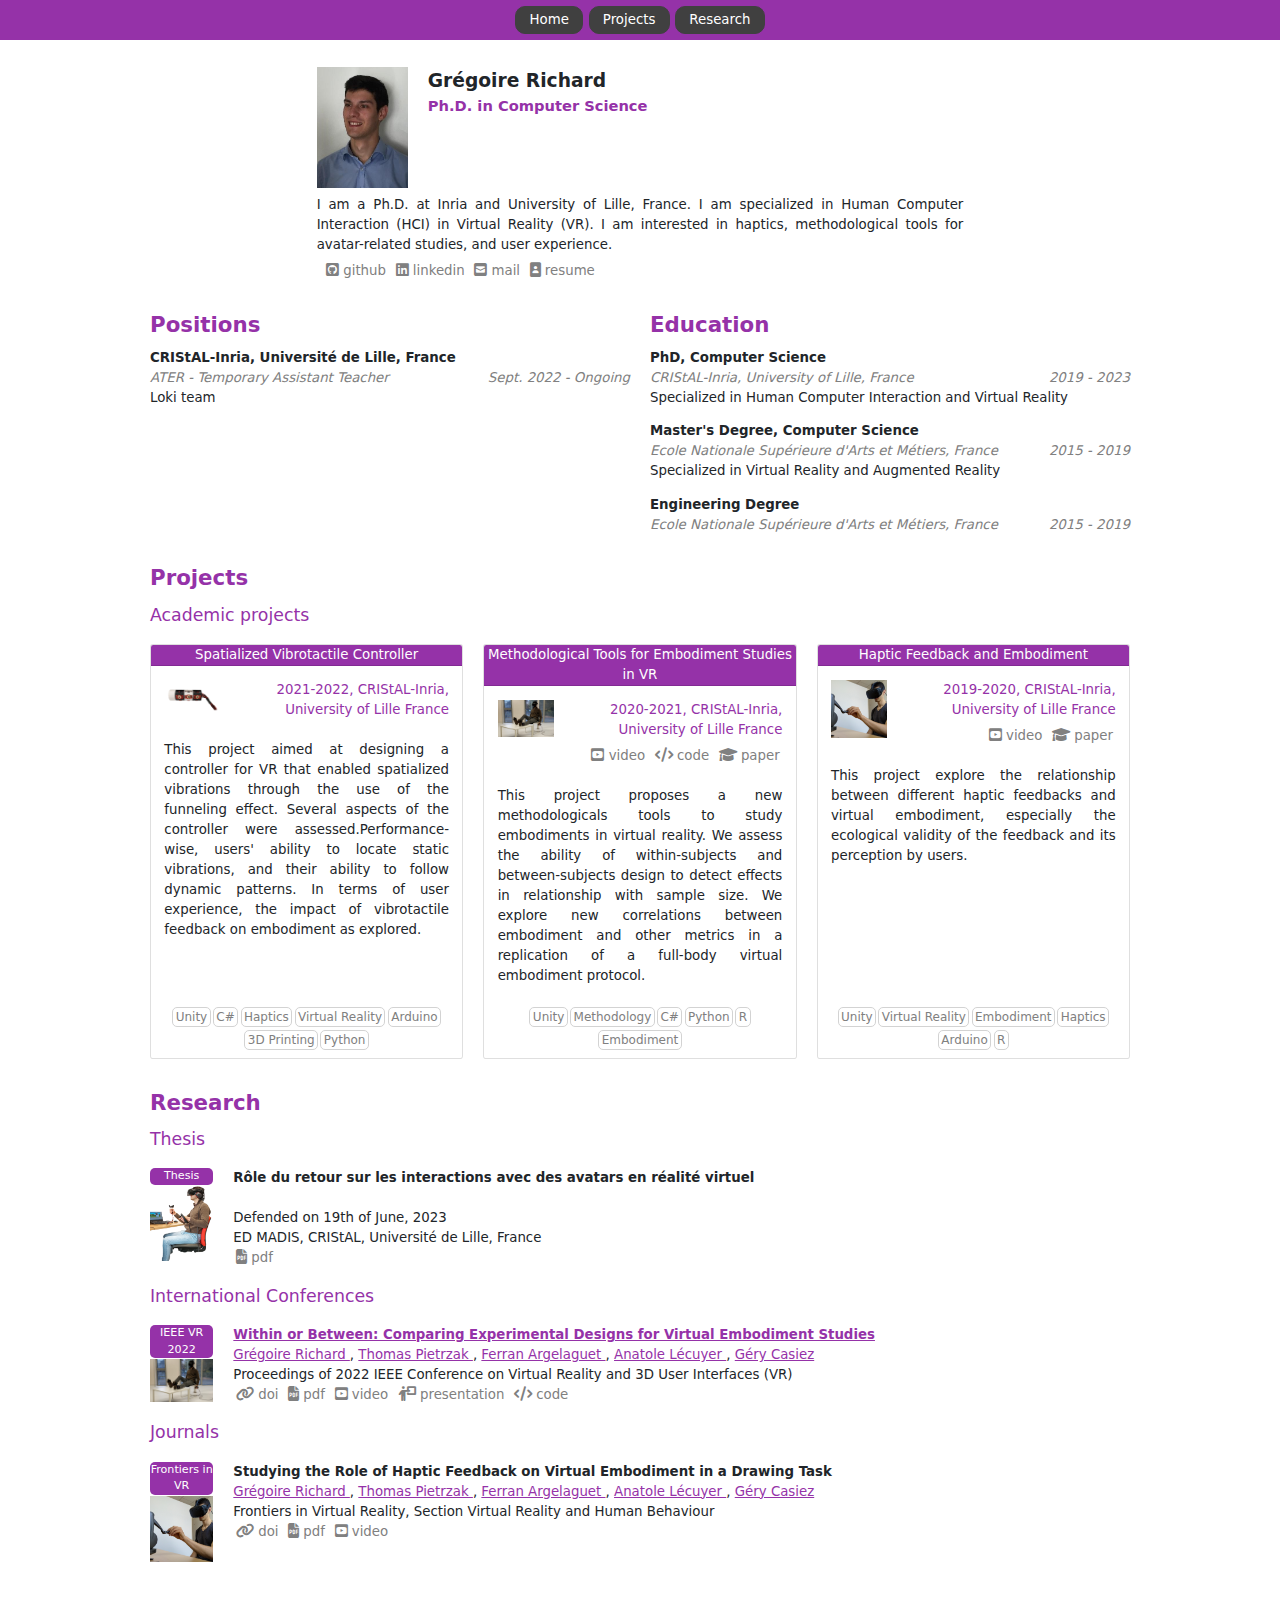
<file: index.html>
<!DOCTYPE html>
<head>
 <title>
  Grégoire Richard
 </title>
 <meta content="PhD Candidate, CRIStAL-Inria, Université de Lille, France" name="Description"/>
 <meta charset="utf-8">
  <meta content="width=device-width, initial-scale=1" name="viewport"/>
  <link href="assets/fontawesome/css/all.css" rel="stylesheet"/>
  <link href="assets/bootstrap5.0.2/css/bootstrap.min.css" rel="stylesheet"/>
  <link href="main.css" rel="stylesheet"/>
 </meta>
</head>
<body>
 <div id="navigation-bar">
  <a class="navigation-item active" href="#home" onclick="onNavClick(this)">
   Home
  </a>
  <a class="navigation-item active" href="#projects" onclick="onNavClick(this)">
   Projects
  </a>
  <a class="navigation-item active" href="#research" onclick="onNavClick(this)">
   Research
  </a>
 </div>
 <div id="content">
  <div id="home">
   <div class="container">
    <div class="section" id="aboutme">
     <div class="row justify-content-center aboutme">
      <div class="col-12 col-md-10 col-lg-8">
       <div class="row">
        <div class="col-2 col-lg-2">
         <image src="images/CV_picture.jpg"/>
        </div>
        <div class="col">
         <div class="name">
          Grégoire Richard
         </div>
         <div class="catchphrase">
          Ph.D. in Computer Science
         </div>
        </div>
       </div>
       <div class="text">
        I am a Ph.D. at Inria and University of Lille, France. I am specialized in Human Computer Interaction (HCI) in Virtual Reality (VR). I am interested in haptics, methodological tools for avatar-related studies, and user experience.
       </div>
       <div class="links">
        <a class="link" href="https://github.com/GregoireRichar" onclick="onNavClick(this)">
         <i class="fa-icon fa-brands fa-github-square">
         </i>
         <span class="label">
          github
         </span>
        </a>
        <a class="link" href="https://www.linkedin.com/in/gr%C3%A9goire-richard-533311102/" onclick="onNavClick(this)">
         <i class="fa-icon fa-brands fa-linkedin">
         </i>
         <span class="label">
          linkedin
         </span>
        </a>
        <a class="link" href="mailto:gregoire.richard@gadz.org" onclick="onNavClick(this)">
         <i class="fa-icon fa-solid fa-square-envelope">
         </i>
         <span class="label">
          mail
         </span>
        </a>
        <a class="link" href="./documents/CV_RICHARD_Gregoire_2022.pdf" onclick="onNavClick(this)">
         <i class="fa-icon fa-solid fa-image-portrait">
         </i>
         <span class="label">
          resume
         </span>
        </a>
       </div>
      </div>
     </div>
    </div>
    <div class="row">
     <div class="col-12 col-sm-10 col-md-6" id="positions">
      <div class="section">
       <div class="section-title">
        Positions
       </div>
       <div class="row section-content">
        <div class="col-12 position-item item">
         <div class="item-title">
          CRIStAL-Inria, Université de Lille, France
         </div>
         <div class="row location-date">
          <div class="col-auto me-auto">
           ATER - Temporary Assistant Teacher
          </div>
          <div class="col-auto">
           Sept. 2022 - Ongoing
          </div>
         </div>
         <div class="text">
          Loki team
         </div>
        </div>
       </div>
      </div>
     </div>
     <div class="col-12 col-sm-10 col-md-6" id="education">
      <div class="section">
       <div class="section-title">
        Education
       </div>
       <div class="row section-content">
        <div class="col-12 education-item item">
         <div class="item-title">
          PhD, Computer Science
         </div>
         <div class="row location-date">
          <div class="col-auto me-auto">
           CRIStAL-Inria, University of Lille, France
          </div>
          <div class="col-auto">
           2019 - 2023
          </div>
         </div>
         <div class="text">
          Specialized in Human Computer Interaction and Virtual Reality
         </div>
        </div>
        <div class="col-12 education-item item">
         <div class="item-title">
          Master's Degree, Computer Science
         </div>
         <div class="row location-date">
          <div class="col-auto me-auto">
           Ecole Nationale Supérieure d'Arts et Métiers, France
          </div>
          <div class="col-auto">
           2015 - 2019
          </div>
         </div>
         <div class="text">
          Specialized in Virtual Reality and Augmented Reality
         </div>
        </div>
        <div class="col-12 education-item item">
         <div class="item-title">
          Engineering Degree
         </div>
         <div class="row location-date">
          <div class="col-auto me-auto">
           Ecole Nationale Supérieure d'Arts et Métiers, France
          </div>
          <div class="col-auto">
           2015 - 2019
          </div>
         </div>
         <div class="text">
         </div>
        </div>
       </div>
      </div>
     </div>
    </div>
    <div id="projects">
     <div class="section">
      <div class="section-title">
       Projects
      </div>
      <div class="row section-content">
       <div class="subsection">
        <div class="subsection-title">
         Academic projects
        </div>
        <div class="row subsection-content">
         <div class="col-12 col-sm-6 col-lg-4 item">
          <div class="card project-card h-100">
           <div class="card-header">
            <!-- <div class="project-title"> -->
            Spatialized Vibrotactile Controller
           </div>
           <div class="card-body">
            <div class="row text-content">
             <div class="col-2 col-sm-3">
              <image src="images/proto_module_detoure.png"/>
             </div>
             <div class="col">
              <div class="subtitle">
               2021-2022, CRIStAL-Inria, University of Lille France
               <div class="links">
               </div>
              </div>
             </div>
            </div>
            <div class="col-12 text">
             This project aimed at designing a controller for VR that enabled spatialized vibrations through the use of the funneling effect. Several aspects of the controller were assessed.Performance-wise, users' ability to locate static vibrations, and their ability to follow dynamic patterns. In terms of user experience, the impact of vibrotactile feedback on embodiment as explored.
            </div>
           </div>
           <div class="card-footer">
            <div class="keywords">
             <div class="keyword">
              Unity
             </div>
             <div class="keyword">
              C#
             </div>
             <div class="keyword">
              Haptics
             </div>
             <div class="keyword">
              Virtual Reality
             </div>
             <div class="keyword">
              Arduino
             </div>
             <div class="keyword">
              3D Printing
             </div>
             <div class="keyword">
              Python
             </div>
            </div>
           </div>
           <!-- </div> -->
          </div>
         </div>
         <div class="col-12 col-sm-6 col-lg-4 item">
          <div class="card project-card h-100">
           <div class="card-header">
            <!-- <div class="project-title"> -->
            Methodological Tools for Embodiment Studies in VR
           </div>
           <div class="card-body">
            <div class="row text-content">
             <div class="col-2 col-sm-3">
              <image src="images/setup_exp_1.jpg"/>
             </div>
             <div class="col">
              <div class="subtitle">
               2020-2021, CRIStAL-Inria, University of Lille France
               <div class="links">
                <a class="link" href="https://youtu.be/fBZf8bTVlGA" onclick="onNavClick(this)">
                 <i class="fa-icon fa-brands fa-youtube-square">
                 </i>
                 <span class="label">
                  video
                 </span>
                </a>
                <a class="link" href="./documents/VR_Stats_Archive.zip" onclick="onNavClick(this)">
                 <i class="fa-icon fa-solid fa-code">
                 </i>
                 <span class="label">
                  code
                 </span>
                </a>
                <a class="link" href="#within_between" onclick="onNavClick(this)">
                 <i class="fa-icon fa-solid fa-graduation-cap">
                 </i>
                 <span class="label">
                  paper
                 </span>
                </a>
               </div>
              </div>
             </div>
            </div>
            <div class="col-12 text">
             This project proposes a new methodologicals tools to study embodiments in virtual reality. We assess the ability of within-subjects and between-subjects design to detect effects in relationship with sample size. We explore new correlations between embodiment and other metrics in a replication of a full-body virtual embodiment protocol.
            </div>
           </div>
           <div class="card-footer">
            <div class="keywords">
             <div class="keyword">
              Unity
             </div>
             <div class="keyword">
              Methodology
             </div>
             <div class="keyword">
              C#
             </div>
             <div class="keyword">
              Python
             </div>
             <div class="keyword">
              R
             </div>
             <div class="keyword">
              Embodiment
             </div>
            </div>
           </div>
           <!-- </div> -->
          </div>
         </div>
         <div class="col-12 col-sm-6 col-lg-4 item">
          <div class="card project-card h-100">
           <div class="card-header">
            <!-- <div class="project-title"> -->
            Haptic Feedback and Embodiment
           </div>
           <div class="card-body">
            <div class="row text-content">
             <div class="col-2 col-sm-3">
              <image src="images/phantom_exp_setup.png"/>
             </div>
             <div class="col">
              <div class="subtitle">
               2019-2020, CRIStAL-Inria, University of Lille France
               <div class="links">
                <a class="link" href="https://youtu.be/o_Vb2AdBK0E" onclick="onNavClick(this)">
                 <i class="fa-icon fa-brands fa-youtube-square">
                 </i>
                 <span class="label">
                  video
                 </span>
                </a>
                <a class="link" href="#haptic_embodiment" onclick="onNavClick(this)">
                 <i class="fa-icon fa-solid fa-graduation-cap">
                 </i>
                 <span class="label">
                  paper
                 </span>
                </a>
               </div>
              </div>
             </div>
            </div>
            <div class="col-12 text">
             This project explore the relationship between different haptic feedbacks and virtual embodiment, especially the ecological validity of the feedback and its perception by users.
            </div>
           </div>
           <div class="card-footer">
            <div class="keywords">
             <div class="keyword">
              Unity
             </div>
             <div class="keyword">
              Virtual Reality
             </div>
             <div class="keyword">
              Embodiment
             </div>
             <div class="keyword">
              Haptics
             </div>
             <div class="keyword">
              Arduino
             </div>
             <div class="keyword">
              R
             </div>
            </div>
           </div>
           <!-- </div> -->
          </div>
         </div>
        </div>
       </div>
      </div>
     </div>
    </div>
    <div id="research">
     <div class="section">
      <div class="section-title">
       Research
      </div>
      <div class="row section-content">
       <div class="subsection">
        <div class="subsection-title">
         Thesis
        </div>
        <div class="row subsection-content">
         <div class="publication-item item" id="thesis">
          <div class="row">
           <div class="col-2 col-lg-1">
            <div class="conf-badge">
             Thesis
            </div>
            <image src="images/thesis.png"/>
           </div>
           <div class="col-10 col-lg-11 publication-content">
            <div class="title item-title">
             Rôle du retour sur les interactions avec des avatars en réalité virtuel
            </div>
            <div class="authors">
            </div>
            <div class="conf-info">
             <br/>
             Defended on 19th of June, 2023
             <br/>
             ED MADIS, CRIStAL, Université de Lille, France
            </div>
            <div class="links">
             <a class="link" href="https://hal.science/tel-04182814" onclick="onNavClick(this)">
              <i class="fa-icon fa-solid fa-file-pdf">
              </i>
              <span class="label">
               pdf
              </span>
             </a>
            </div>
           </div>
          </div>
         </div>
        </div>
       </div>
       <div class="subsection">
        <div class="subsection-title">
         International Conferences
        </div>
        <div class="row subsection-content">
         <div class="publication-item item" id="within_between">
          <div class="row">
           <div class="col-2 col-lg-1">
            <div class="conf-badge">
             IEEE VR 2022
            </div>
            <image src="images/setup_exp_1.jpg"/>
           </div>
           <div class="col-10 col-lg-11 publication-content">
            <div class="title item-title">
            <a href="./withinbetween/index.html">
             Within or Between: Comparing Experimental Designs for Virtual Embodiment Studies
            </a>
            </div>
            <div class="authors">
             <a href="https://github.com/GregoireRichar/gregoirerichard.github.io">
              Grégoire Richard
             </a>
             ,
             <a href="https://thomaspietrzak.com/">
              Thomas Pietrzak
             </a>
             ,
             <a href="https://scholar.google.com/citations?user=h8NkiJcAAAAJ&amp;hl=en">
              Ferran Argelaguet
             </a>
             ,
             <a href="https://people.rennes.inria.fr/Anatole.Lecuyer/">
              Anatole Lécuyer
             </a>
             ,
             <a href="https://cristal.univ-lille.fr/~casiez/">
              Géry Casiez
             </a>
            </div>
            <div class="conf-info">
             Proceedings of 2022 IEEE Conference on Virtual Reality and 3D User Interfaces (VR)
            </div>
            <div class="links">
             <a class="link" href="https://doi.org/10.1109/VR51125.2022.00037" onclick="onNavClick(this)">
              <i class="fa-icon fa-solid fa-link">
              </i>
              <span class="label">
               doi
              </span>
             </a>
             <a class="link" href="https://hal.inria.fr/hal-03611661/" onclick="onNavClick(this)">
              <i class="fa-icon fa-solid fa-file-pdf">
              </i>
              <span class="label">
               pdf
              </span>
             </a>
             <a class="link" href="https://youtu.be/fBZf8bTVlGA" onclick="onNavClick(this)">
              <i class="fa-icon fa-brands fa-youtube-square">
              </i>
              <span class="label">
               video
              </span>
             </a>
             <a class="link" href="https://youtu.be/ig6tvxIGFHQ" onclick="onNavClick(this)">
              <i class="fa-icon fa-solid fa-person-chalkboard">
              </i>
              <span class="label">
               presentation
              </span>
             </a>
             <a class="link" href="./documents/VR_Stats_Archive.zip" onclick="onNavClick(this)">
              <i class="fa-icon fa-solid fa-code">
              </i>
              <span class="label">
               code
              </span>
             </a>
            </div>
           </div>
          </div>
         </div>
        </div>
       </div>
       <div class="subsection">
        <div class="subsection-title">
         Journals
        </div>
        <div class="row subsection-content">
         <div class="publication-item item" id="haptic_embodiment">
          <div class="row">
           <div class="col-2 col-lg-1">
            <div class="conf-badge">
             Frontiers in VR
            </div>
            <image src="images/phantom_exp_setup.png"/>
           </div>
           <div class="col-10 col-lg-11 publication-content">
            <div class="title item-title">
             Studying the Role of Haptic Feedback on Virtual Embodiment in a Drawing Task
            </div>
            <div class="authors">
             <a href="https://github.com/GregoireRichar/gregoirerichard.github.io">
              Grégoire Richard
             </a>
             ,
             <a href="https://thomaspietrzak.com/">
              Thomas Pietrzak
             </a>
             ,
             <a href="https://scholar.google.com/citations?user=h8NkiJcAAAAJ&amp;hl=en">
              Ferran Argelaguet
             </a>
             ,
             <a href="https://people.rennes.inria.fr/Anatole.Lecuyer/">
              Anatole Lécuyer
             </a>
             ,
             <a href="https://cristal.univ-lille.fr/~casiez/">
              Géry Casiez
             </a>
            </div>
            <div class="conf-info">
             Frontiers in Virtual Reality, Section Virtual Reality and Human Behaviour
            </div>
            <div class="links">
             <a class="link" href="https://doi.org/10.3389/frvir.2020.573167" onclick="onNavClick(this)">
              <i class="fa-icon fa-solid fa-link">
              </i>
              <span class="label">
               doi
              </span>
             </a>
             <a class="link" href="https://hal.inria.fr/hal-03046791/" onclick="onNavClick(this)">
              <i class="fa-icon fa-solid fa-file-pdf">
              </i>
              <span class="label">
               pdf
              </span>
             </a>
             <a class="link" href="https://youtu.be/o_Vb2AdBK0E" onclick="onNavClick(this)">
              <i class="fa-icon fa-brands fa-youtube-square">
              </i>
              <span class="label">
               video
              </span>
             </a>
            </div>
           </div>
          </div>
         </div>
        </div>
       </div>
      </div>
     </div>
    </div>
   </div>
  </div>
  <script src="assets/bootstrap5.0.2/js/bootstrap.bundle.min.js">
  </script>
  <script src="main.js">
  </script>
 </div>
</body>
<footer>
 <a href="https://github.com/minitoine/minitoine.github.io">
  Credit and use design.
 </a>
</footer>
<template>
 <div id="section-template">
  <div class="section">
   <div class="section-title">
    {title}
   </div>
   <div class="row section-content">
    {content}
   </div>
  </div>
 </div>
 <div id="subsection-template">
  <div class="subsection">
   <div class="subsection-title">
    {title}
   </div>
   <div class="row subsection-content">
    {content}
   </div>
  </div>
 </div>
 <div id="publication-item-template">
  <div class="publication-item item" id="{publicationId}">
   <div class="row">
    <div class="col-2 col-lg-1">
     <div class="conf-badge">
      {conf_short}
     </div>
     <image src="images/{image}"/>
    </div>
    <div class="col-10 col-lg-11 publication-content">
     <div class="title item-title">
      {title}
     </div>
     <div class="authors">
      {authors}
     </div>
     <div class="conf-info">
      {conference_info}
     </div>
     <div class="links">
      {links}
     </div>
    </div>
   </div>
  </div>
 </div>
 <div id="education-item-template">
  <div class="col-12 education-item item">
   <div class="item-title">
    {diploma}
   </div>
   <div class="row location-date">
    <div class="col-auto me-auto">
     {location}
    </div>
    <div class="col-auto">
     {date}
    </div>
   </div>
   <div class="text">
    {text}
   </div>
  </div>
 </div>
 <div id="position-item-template">
  <div class="col-12 position-item item">
   <div class="item-title">
    {location}
   </div>
   <div class="row location-date">
    <div class="col-auto me-auto">
     {position}
    </div>
    <div class="col-auto">
     {date}
    </div>
   </div>
   <div class="text">
    {team}
   </div>
  </div>
 </div>
 <div id="aboutme-template">
  <div class="row justify-content-center aboutme">
   <div class="col-12 col-md-10 col-lg-8">
    <div class="row">
     <div class="col-2 col-lg-2">
      <image src="images/{image}"/>
     </div>
     <div class="col">
      <div class="name">
       {name}
      </div>
      <div class="catchphrase">
       {catchphrase}
      </div>
     </div>
    </div>
    <div class="text">
     {text}
    </div>
    <div class="links">
     {links}
    </div>
   </div>
  </div>
 </div>
 <div id="project-item-template">
  <div class="col-12 col-sm-6 col-lg-4 item">
   <div class="card project-card h-100">
    <div class="card-header">
     <!-- <div class="project-title"> -->
     {title}
    </div>
    <div class="card-body">
     <div class="row text-content">
      <div class="col-2 col-sm-3">
       <image src="images/{image}"/>
      </div>
      <div class="col">
       <div class="subtitle">
        {subtitle}
        <div class="links">
         {project_links}
        </div>
       </div>
      </div>
     </div>
     <div class="col-12 text">
      {summary}
     </div>
    </div>
    <div class="card-footer">
     <div class="keywords">
      {keywords}
     </div>
    </div>
    <!-- </div> -->
   </div>
  </div>
 </div>
 <div id="keyword-template">
  <div class="keyword">
   {label}
  </div>
 </div>
 <div id="text-item-template">
  <div class="text-item">
   <div class="item-title">
    {title}
   </div>
   <p class="text">
    {text}
   </p>
  </div>
 </div>
 <div id="link-template">
  <a class="link" href="{url}" onclick="onNavClick(this)">
   <i class="fa-icon {fa_class}">
   </i>
   <span class="label">
    {name}
   </span>
  </a>
 </div>
</template>
</file>
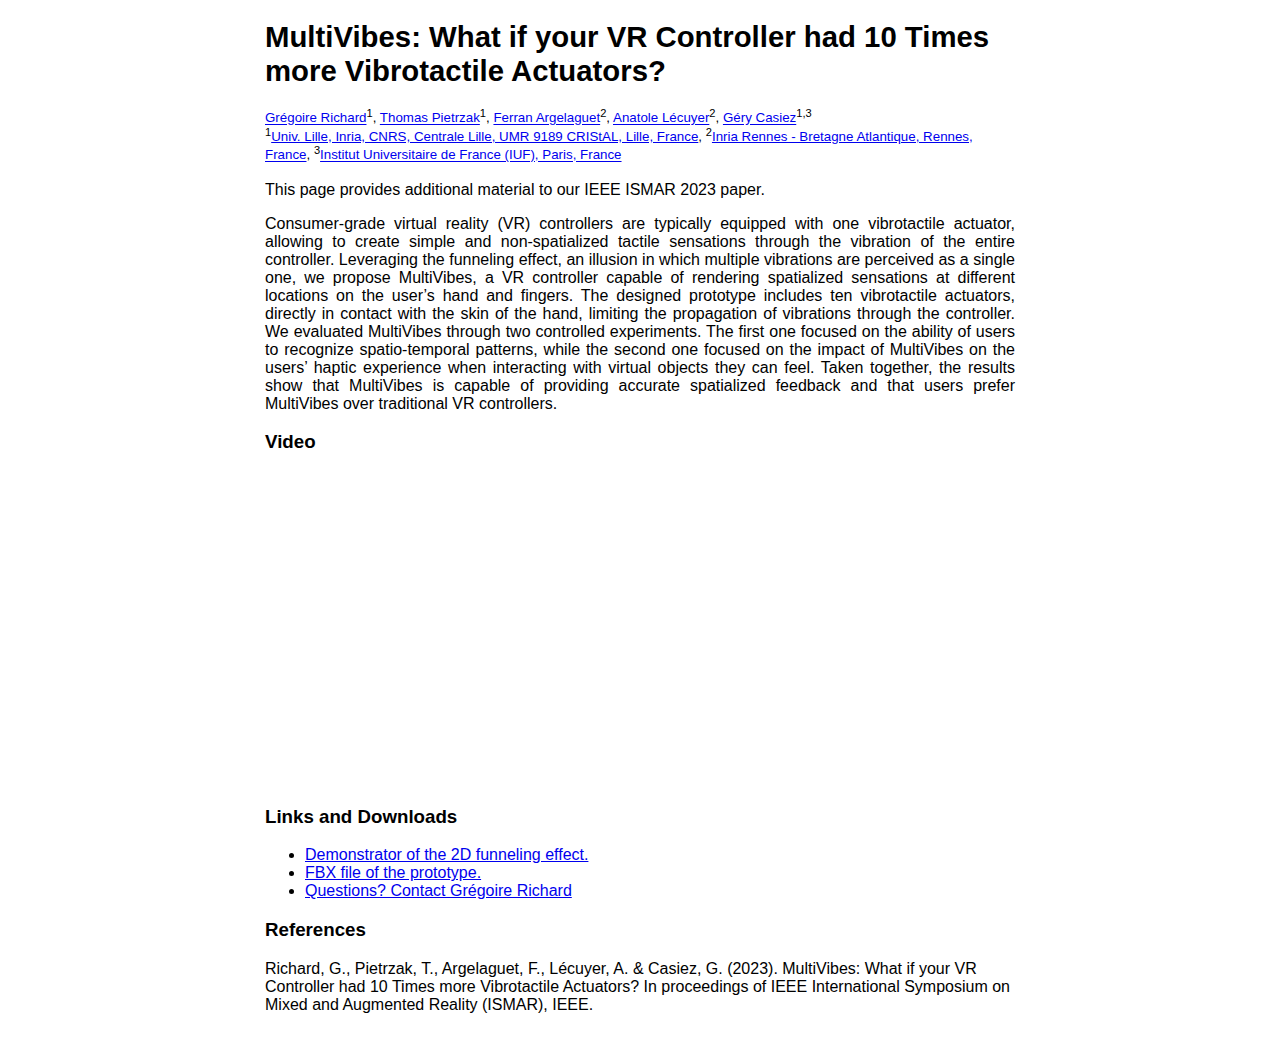
<file: multivibes/index.html>
<!DOCTYPE html PUBLIC "-//W3C//DTD XHTML 1.0 Transitional//EN"
      "http://www.w3.org/TR/xhtml1/DTD/xhtml1-transitional.dtd">
<html xmlns="http://www.w3.org/1999/xhtml">
<head>
  <meta http-equiv="Content-Type" content="text/html; charset=utf-8" />
  <title>MultiVibes: What if your VR Controller had 10 Times more Vibrotactile Actuators?</title>
  <link href="./styleprojects.css" rel="stylesheet" type="text/css"/>

</head>
<body>

<h1>MultiVibes: What if your VR Controller had 10 Times more Vibrotactile Actuators?</h1>
   <div class="author">
   <a href="https://gregoire-richard.com/" target="_blank">Grégoire Richard</a><sup>1</sup>, <a href="https://www.thomaspietrzak.com/" target="_blank">Thomas Pietrzak</a><sup>1</sup>, <a href="https://sites.google.com/site/fargelag/about-me" target="_blank">Ferran Argelaguet</a><sup>2</sup>, <a href="https://people.rennes.inria.fr/Anatole.Lecuyer/" target="_blank">Anatole Lécuyer</a><sup>2</sup>, <a href="https://gery.casiez.net" target="_blank">Géry Casiez</a><sup>1,3</sup>
   <br/>

   <sup>1</sup><a href="https://www.univ-lille.fr/" target="_top">Univ. Lille, Inria, CNRS, Centrale Lille, UMR 9189 CRIStAL, Lille, France</a>, <sup>2</sup><a href="https://www.inria.fr" target="_top">Inria Rennes - Bretagne Atlantique, Rennes, France</a>, <sup>3</sup><a href="https://www.iufrance.fr/" target="_top">Institut Universitaire de France (IUF), Paris, France</a>
   </div><br/>



<div class="instructions">
This page provides additional material to our IEEE ISMAR 2023 paper. 
</div>


 <p>Consumer-grade virtual reality (VR) controllers are typically equipped with one vibrotactile actuator, allowing to create simple and non-spatialized tactile sensations through the vibration of the entire controller. Leveraging the funneling effect, an illusion in which multiple vibrations are perceived as a single one, we propose MultiVibes, a VR controller capable of rendering spatialized sensations at different locations on the user’s hand and fingers. The designed prototype includes ten vibrotactile actuators, directly in contact with the skin of the hand, limiting the propagation of vibrations through the controller. We evaluated MultiVibes through two controlled experiments. The first one focused on the ability of users to recognize spatio-temporal patterns, while the second one focused on the impact of MultiVibes on the users’ haptic experience when interacting with virtual objects they can feel. Taken together, the results show that MultiVibes is capable of providing accurate spatialized feedback and that users prefer MultiVibes over traditional VR controllers.</p>

 
 <h3>Video</h3>

 <div align="center">
   <iframe width="560" height="315" src="https://www.youtube.com/embed/HwexIJg6-AY?si=nfNabqxtP5zNczwn" title="YouTube video player" frameborder="0" allow="accelerometer; autoplay; clipboard-write; encrypted-media; gyroscope; picture-in-picture; web-share" allowfullscreen></iframe>
 </div>
 

 

 <h3>Links and Downloads</h3>
 <ul>
    <li><a href="./Funneling_interactive_demo/index.html">Demonstrator of the 2D funneling effect.</a></li><li><a href="../documents/ISMAR_2023_Complete_Prototype.fbx">FBX file of the prototype.</a></li><li><a href="mailto:Grégoire Richard &lt;gregoire.richard@inria.fr&gt;?subject=From the Within-between page">Questions? Contact Grégoire Richard</a></li>
 </ul>
 
 <h3>References</h3>
<div class="ref">
  Richard, G., Pietrzak, T., Argelaguet, F., Lécuyer, A. &amp; Casiez, G. (2023). MultiVibes: What if your VR Controller had 10 Times more Vibrotactile Actuators? In proceedings of IEEE International Symposium on Mixed and Augmented Reality (ISMAR), IEEE.  
 </div><br/><br/>



</body>
</html>
</file>
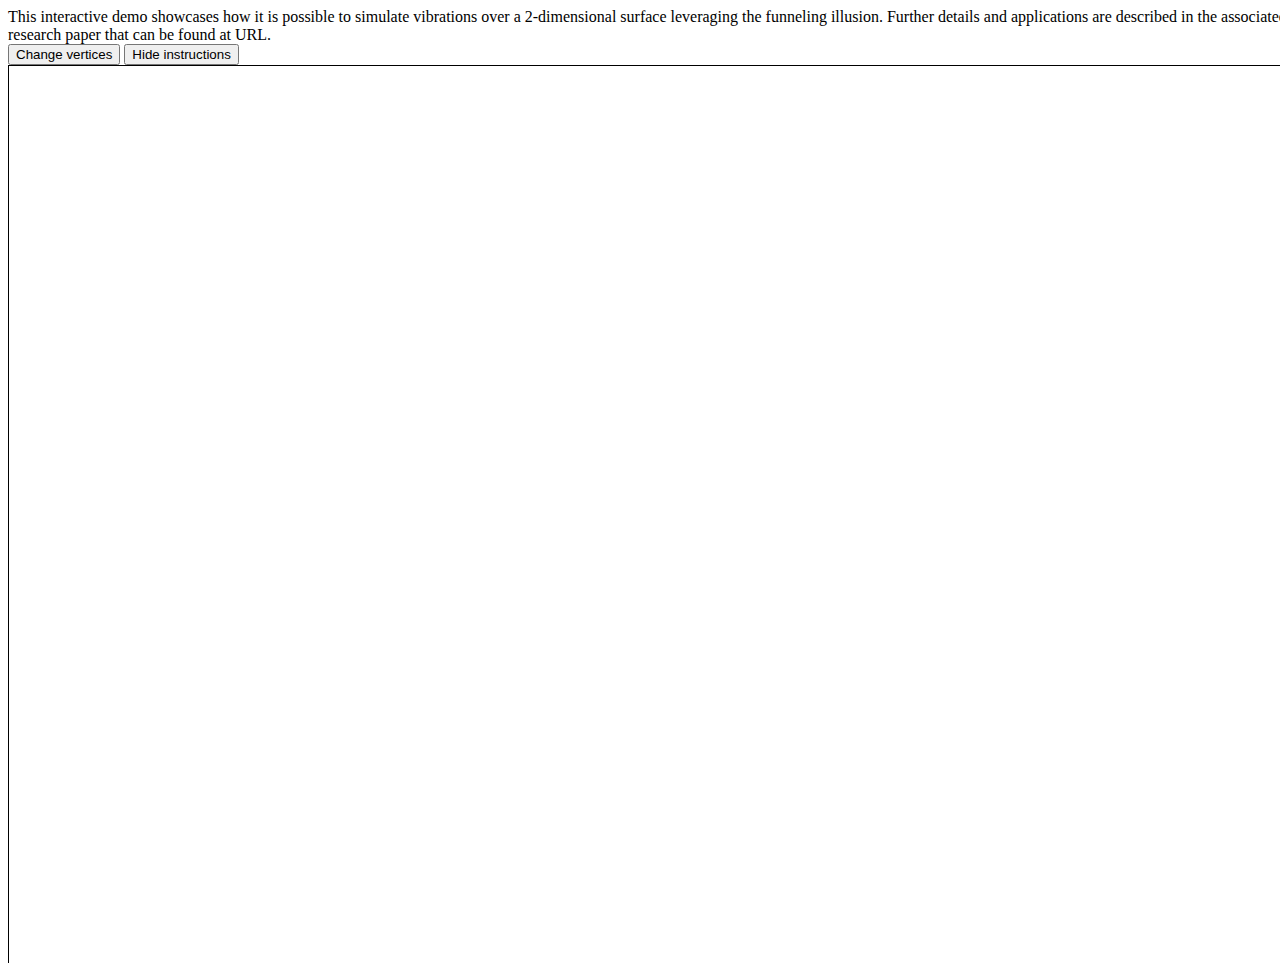
<file: multivibes/Funneling_interactive_demo/index.html>
<!DOCTYPE html>
<html>
   <head>
      <title>2-dimensional Funneling Demo</title>
      <meta charset="utf-8">
      <link rel="stylesheet" href="style.css" />
      <script src="main.js"></script>
      <script src="Elements.js"></script>
      <script src="TriangularCell.js"></script>
   </head>
   <body>
      <div id="instructions">This interactive demo showcases how it is possible to simulate vibrations over a 2-dimensional surface leveraging the funneling illusion. Further details and applications are described in the associated research paper that can be found at URL.</div>

      <button type="button" id="vertex" name="vertexChange">Change vertices</button>

      <button id="instBut">Hide instructions</button>

      <!-- <button id="clearbutton">Clear</button> -->
      <canvas id="canvas"></canvas>
   </body>
</html>
</file>
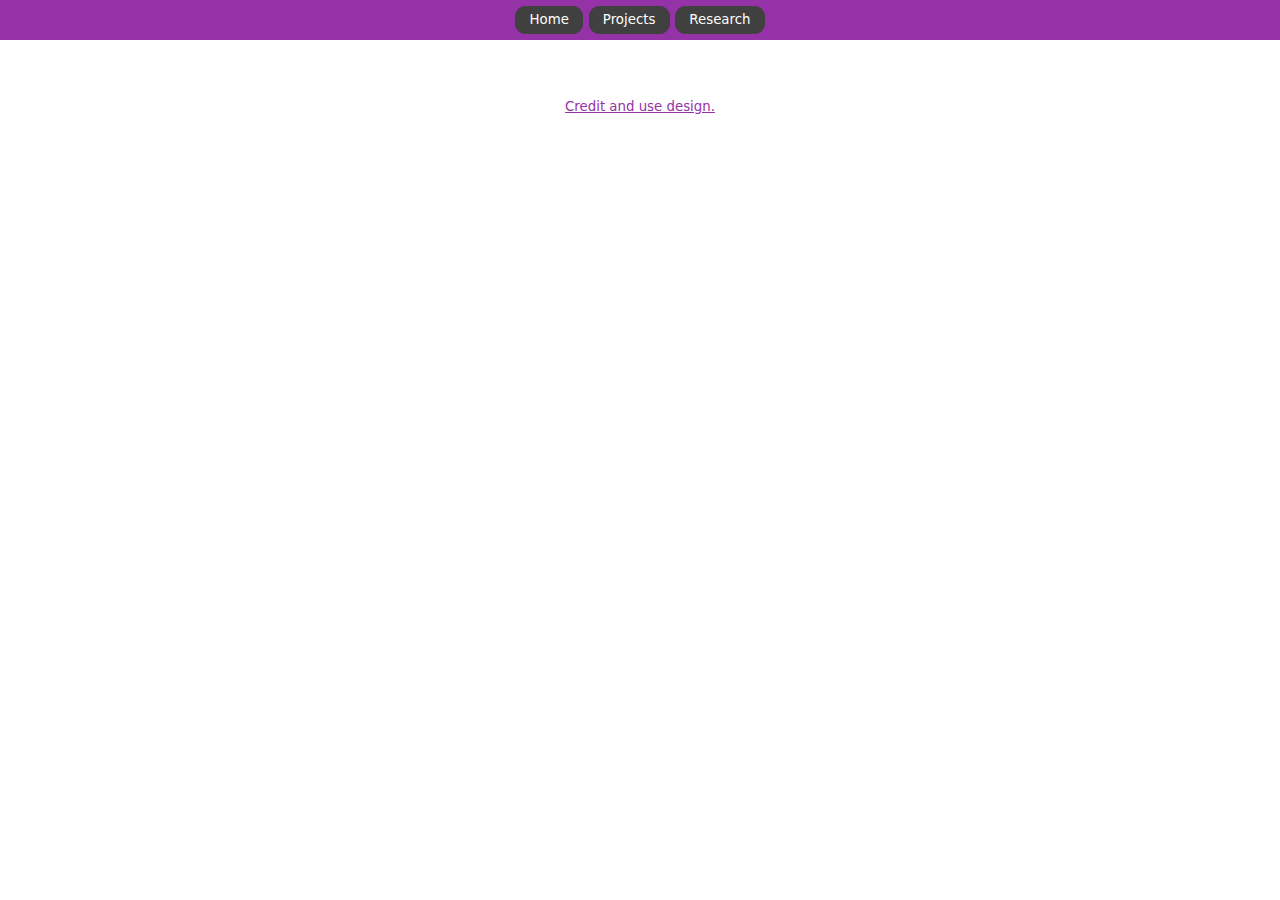
<file: template.html>
<!doctype html>
<head>
    <title>Grégoire Richard</title>
    <meta name="Description" content="PhD Candidate, CRIStAL-Inria, Université de Lille, France">
    <meta charset="utf-8" />
    <meta name="viewport" content="width=device-width, initial-scale=1" />
    <link href="assets/fontawesome/css/all.css" rel="stylesheet">
    <link href="assets/bootstrap5.0.2/css/bootstrap.min.css" rel="stylesheet">
    <link rel="stylesheet" href="main.css">

</head>

<body>

<div id="navigation-bar">
    <a class="navigation-item active" href="#home" onclick="onNavClick(this)">Home</a>
    <a class="navigation-item active" href="#projects" onclick="onNavClick(this)">Projects</a>
    <a class="navigation-item active" href="#research" onclick="onNavClick(this)">Research</a>
</div>

<div id="content">
    <div id="home">
    <div class="container">
        <div id="aboutme" class="section"></div>
        <div class="row">
            <div id="positions" class="col-12 col-sm-10 col-md-6"></div>
            <div id="education" class="col-12 col-sm-10 col-md-6"></div>
        </div>
        <div id="projects"></div>
        <div id="research"></div>
    </div>
</div>

<script src="assets/bootstrap5.0.2/js/bootstrap.bundle.min.js"></script>
<script src="main.js"></script>

</body>

<footer>
    <a href="https://github.com/minitoine/minitoine.github.io">Credit and use design.</a>
</footer>

</html>

<template>

    <div id="section-template">
        <div class="section">
            <div class="section-title">{title}</div>
            <div class="row section-content">
                {content}
            </div>
        </div>
    </div>

    <div id="subsection-template">
        <div class="subsection">
            <div class="subsection-title">{title}</div>
            <div class="row subsection-content">
                {content}
            </div>
        </div>
    </div>

    <div id="publication-item-template">
        <div id="{publicationId}" class="publication-item item">
            <div class="row">
                <div class="col-2 col-lg-1">
                    <div class="conf-badge">{conf_short}</div>
                    <image src="images/{image}"/>
                </div>
                <div class="col-10 col-lg-11 publication-content">
                    <div class="title item-title">
                        {title}
                    </div>
                    <div class="authors">
                        {authors}
                    </div>
                    <div class="conf-info">
                        {conference_info}
                    </div>

                    <div class="links">
                        {links}
                    </div>
                </div>
            </div>
        </div>
    </div>

    <div id="education-item-template">
        <div class="col-12 education-item item">
            <div class="item-title">
                {diploma}
            </div>
            <div class="row location-date">
                <div class="col-auto me-auto">{location}</div>
                <div class="col-auto">{date}</div>
            </div>
            <div class="text">
                {text}
            </div>
        </div>
    </div>

    <div id="position-item-template">
        <div class="col-12 position-item item">
            <div class="item-title">
                {location}
            </div>
            <div class="row location-date">
                <div class="col-auto me-auto">{position}</div>
                <div class="col-auto">{date}</div>
            </div>
            <div class="text">
               {team}
            </div>
        </div>
    </div>

    <div id="aboutme-template">
        <div class="row justify-content-center aboutme">
            <div class="col-12 col-md-10 col-lg-8">
                <div class="row">
                    <div class="col-2 col-lg-2">
                        <image src="images/{image}"/>
                    </div>
                    <div class="col">
                        <div class="name">{name}</div>
                        <div class="catchphrase">{catchphrase}</div>
                    </div>
                </div>
                    <div class="text">{text}</div>
                    <div class="links">{links}</div>
            </div>
        </div>
    </div>

    <div id="project-item-template">
        <div class="col-12 col-sm-6 col-lg-4 item">
            <div class="card project-card h-100">
                <div class ="card-header">
                    <!-- <div class="project-title"> -->
                    {title}
                </div>
                <div class="card-body">
                    <div class="row text-content">
                        <div class="col-2 col-sm-3">
                            <image src="images/{image}"/>
                        </div>
                        <div class="col">
                            <div class="subtitle">
                                {subtitle}
                                <div class="links">
                                    {project_links}
                                </div>
                            </div>
                        </div>
                    </div>

                    <div class="col-12 text">
                        {summary}
                    </div>

                </div>
                <div class="card-footer">
                    <div class="keywords">
                        {keywords}
                    </div>
                </div>
                <!-- </div> -->
            </div>
        </div>
    </div>

    <div id="keyword-template">
        <div class="keyword">
            {label}
        </div>
    </div>

    <div id="text-item-template">
        <div class="text-item">
            <div class="item-title">
                {title}
            </div>
            <p class="text">
                {text}
            </p>
        </div>
    </div>

    <div id="link-template">
        <a class="link" href="{url}" onclick="onNavClick(this)">
            <i class="fa-icon {fa_class}"></i>
            <span class="label">{name}</span>
        </a>
    </div>


</template>
</file>
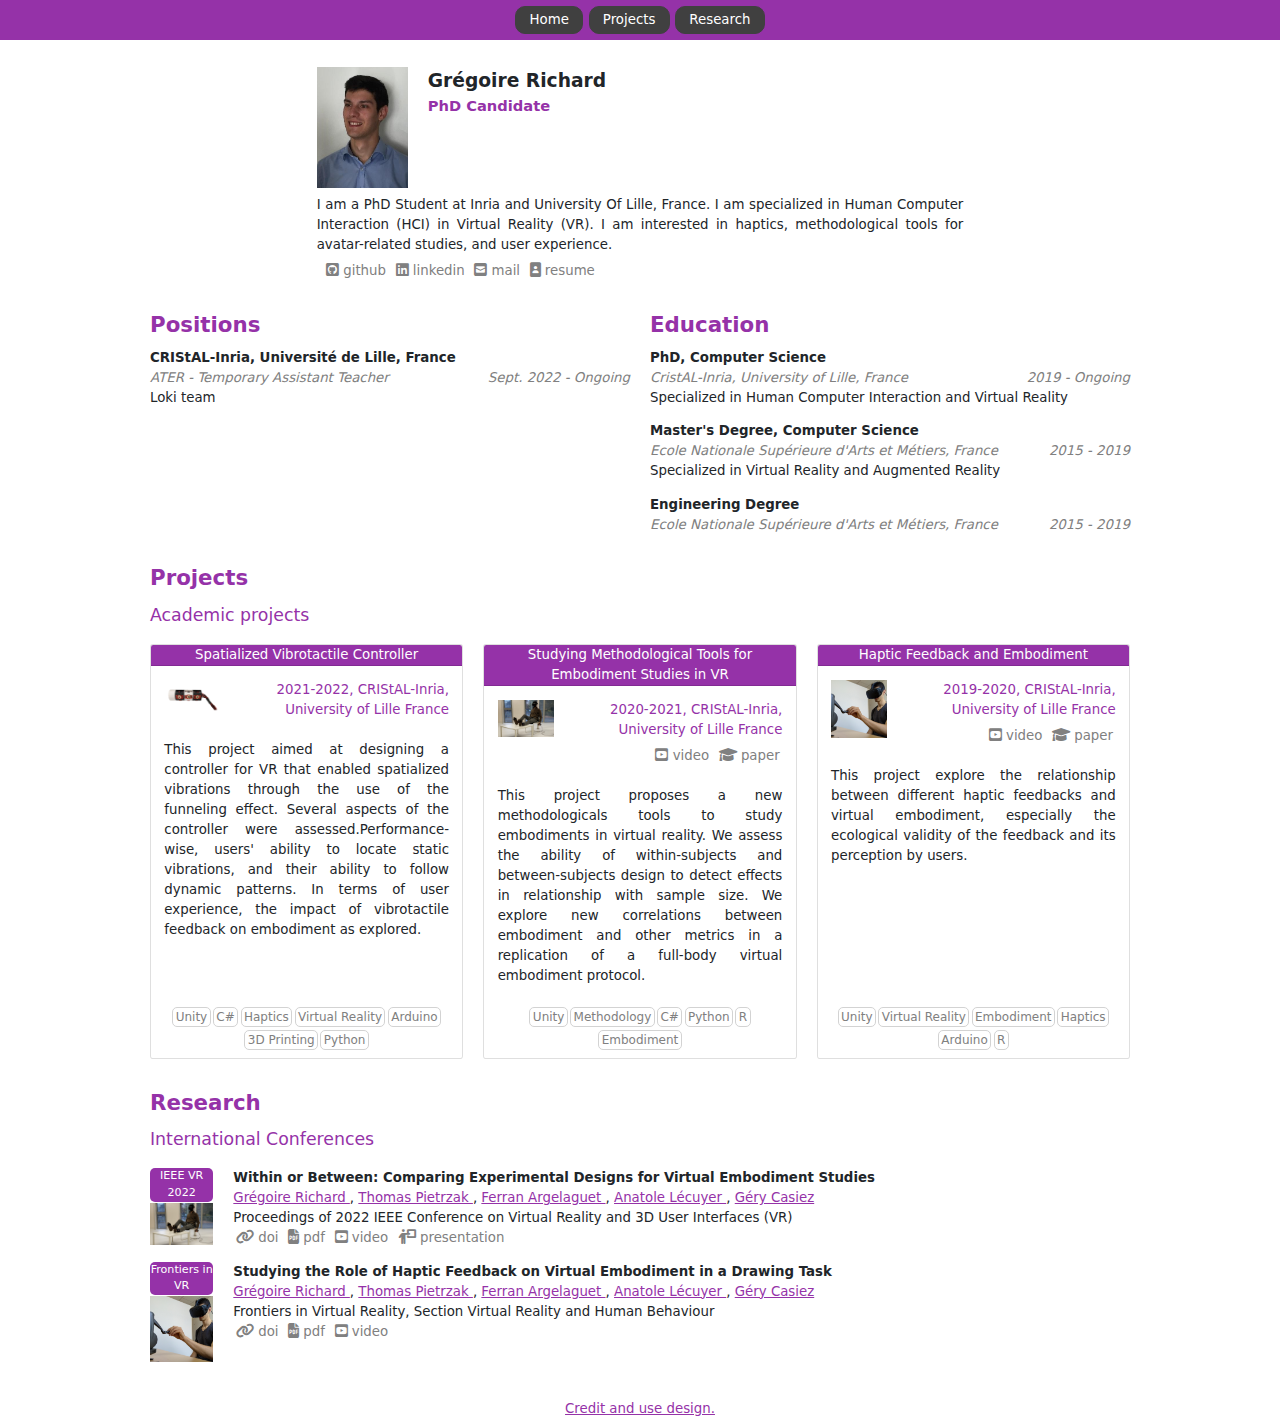
<file: website_gregoire.html>
<!DOCTYPE html>
<head>
 <title>
  Grégoire Richard
 </title>
 <meta content="PhD Candidate, CRIStAL-Inria, Université de Lille, France" name="Description"/>
 <meta charset="utf-8">
  <meta content="width=device-width, initial-scale=1" name="viewport"/>
  <link href="assets/fontawesome/css/all.css" rel="stylesheet"/>
  <link href="assets/bootstrap5.0.2/css/bootstrap.min.css" rel="stylesheet"/>
  <link href="main.css" rel="stylesheet"/>
 </meta>
</head>
<body>
 <div id="navigation-bar">
  <a class="navigation-item active" href="#home" onclick="onNavClick(this)">
   Home
  </a>
  <a class="navigation-item active" href="#projects" onclick="onNavClick(this)">
   Projects
  </a>
  <a class="navigation-item active" href="#research" onclick="onNavClick(this)">
   Research
  </a>
 </div>
 <div id="content">
  <div id="home">
   <div class="container">
    <div class="section" id="aboutme">
     <div class="row justify-content-center aboutme">
      <div class="col-12 col-md-10 col-lg-8">
       <div class="row">
        <div class="col-2 col-lg-2">
         <image src="images/CV_picture.jpg"/>
        </div>
        <div class="col">
         <div class="name">
          Grégoire Richard
         </div>
         <div class="catchphrase">
          PhD Candidate
         </div>
        </div>
       </div>
       <div class="text">
        I am a PhD Student at Inria and University Of Lille, France. I am specialized in Human Computer Interaction (HCI) in Virtual Reality (VR). I am interested in haptics, methodological tools for avatar-related studies, and user experience.
       </div>
       <div class="links">
        <a class="link" href="https://github.com/GregoireRichar" onclick="onNavClick(this)">
         <i class="fa-icon fa-brands fa-github-square">
         </i>
         <span class="label">
          github
         </span>
        </a>
        <a class="link" href="https://www.linkedin.com/in/gr%C3%A9goire-richard-533311102/" onclick="onNavClick(this)">
         <i class="fa-icon fa-brands fa-linkedin">
         </i>
         <span class="label">
          linkedin
         </span>
        </a>
        <a class="link" href="mailto:gregoire.richard@gadz.org" onclick="onNavClick(this)">
         <i class="fa-icon fa-solid fa-square-envelope">
         </i>
         <span class="label">
          mail
         </span>
        </a>
        <a class="link" href="./documents/CV_RICHARD_Gregoire_2022.pdf" onclick="onNavClick(this)">
         <i class="fa-icon fa-solid fa-image-portrait">
         </i>
         <span class="label">
          resume
         </span>
        </a>
       </div>
      </div>
     </div>
    </div>
    <div class="row">
     <div class="col-12 col-sm-10 col-md-6" id="positions">
      <div class="section">
       <div class="section-title">
        Positions
       </div>
       <div class="row section-content">
        <div class="col-12 position-item item">
         <div class="item-title">
          CRIStAL-Inria, Université de Lille, France
         </div>
         <div class="row location-date">
          <div class="col-auto me-auto">
           ATER - Temporary Assistant Teacher
          </div>
          <div class="col-auto">
           Sept. 2022 - Ongoing
          </div>
         </div>
         <div class="text">
          Loki team
         </div>
        </div>
       </div>
      </div>
     </div>
     <div class="col-12 col-sm-10 col-md-6" id="education">
      <div class="section">
       <div class="section-title">
        Education
       </div>
       <div class="row section-content">
        <div class="col-12 education-item item">
         <div class="item-title">
          PhD, Computer Science
         </div>
         <div class="row location-date">
          <div class="col-auto me-auto">
           CristAL-Inria, University of Lille, France
          </div>
          <div class="col-auto">
           2019 - Ongoing
          </div>
         </div>
         <div class="text">
          Specialized in Human Computer Interaction and Virtual Reality
         </div>
        </div>
        <div class="col-12 education-item item">
         <div class="item-title">
          Master's Degree, Computer Science
         </div>
         <div class="row location-date">
          <div class="col-auto me-auto">
           Ecole Nationale Supérieure d'Arts et Métiers, France
          </div>
          <div class="col-auto">
           2015 - 2019
          </div>
         </div>
         <div class="text">
          Specialized in Virtual Reality and Augmented Reality
         </div>
        </div>
        <div class="col-12 education-item item">
         <div class="item-title">
          Engineering Degree
         </div>
         <div class="row location-date">
          <div class="col-auto me-auto">
           Ecole Nationale Supérieure d'Arts et Métiers, France
          </div>
          <div class="col-auto">
           2015 - 2019
          </div>
         </div>
         <div class="text">
         </div>
        </div>
       </div>
      </div>
     </div>
    </div>
    <div id="projects">
     <div class="section">
      <div class="section-title">
       Projects
      </div>
      <div class="row section-content">
       <div class="subsection">
        <div class="subsection-title">
         Academic projects
        </div>
        <div class="row subsection-content">
         <div class="col-12 col-sm-6 col-lg-4 item">
          <div class="card project-card h-100">
           <div class="card-header">
            <!-- <div class="project-title"> -->
            Spatialized Vibrotactile Controller
           </div>
           <div class="card-body">
            <div class="row text-content">
             <div class="col-2 col-sm-3">
              <image src="images/proto_module_detoure.png"/>
             </div>
             <div class="col">
              <div class="subtitle">
               2021-2022, CRIStAL-Inria, University of Lille France
               <div class="links">
               </div>
              </div>
             </div>
            </div>
            <div class="col-12 text">
             This project aimed at designing a controller for VR that enabled spatialized vibrations through the use of the funneling effect. Several aspects of the controller were assessed.Performance-wise, users' ability to locate static vibrations, and their ability to follow dynamic patterns. In terms of user experience, the impact of vibrotactile feedback on embodiment as explored.
            </div>
           </div>
           <div class="card-footer">
            <div class="keywords">
             <div class="keyword">
              Unity
             </div>
             <div class="keyword">
              C#
             </div>
             <div class="keyword">
              Haptics
             </div>
             <div class="keyword">
              Virtual Reality
             </div>
             <div class="keyword">
              Arduino
             </div>
             <div class="keyword">
              3D Printing
             </div>
             <div class="keyword">
              Python
             </div>
            </div>
           </div>
           <!-- </div> -->
          </div>
         </div>
         <div class="col-12 col-sm-6 col-lg-4 item">
          <div class="card project-card h-100">
           <div class="card-header">
            <!-- <div class="project-title"> -->
            Studying Methodological Tools for Embodiment Studies in VR
           </div>
           <div class="card-body">
            <div class="row text-content">
             <div class="col-2 col-sm-3">
              <image src="images/setup_exp_1.jpg"/>
             </div>
             <div class="col">
              <div class="subtitle">
               2020-2021, CRIStAL-Inria, University of Lille France
               <div class="links">
                <a class="link" href="https://youtu.be/fBZf8bTVlGA" onclick="onNavClick(this)">
                 <i class="fa-icon fa-brands fa-youtube-square">
                 </i>
                 <span class="label">
                  video
                 </span>
                </a>
                <a class="link" href="#within_between" onclick="onNavClick(this)">
                 <i class="fa-icon fa-solid fa-graduation-cap">
                 </i>
                 <span class="label">
                  paper
                 </span>
                </a>
               </div>
              </div>
             </div>
            </div>
            <div class="col-12 text">
             This project proposes a new methodologicals tools to study embodiments in virtual reality. We assess the ability of within-subjects and between-subjects design to detect effects in relationship with sample size. We explore new correlations between embodiment and other metrics in a replication of a full-body virtual embodiment protocol.
            </div>
           </div>
           <div class="card-footer">
            <div class="keywords">
             <div class="keyword">
              Unity
             </div>
             <div class="keyword">
              Methodology
             </div>
             <div class="keyword">
              C#
             </div>
             <div class="keyword">
              Python
             </div>
             <div class="keyword">
              R
             </div>
             <div class="keyword">
              Embodiment
             </div>
            </div>
           </div>
           <!-- </div> -->
          </div>
         </div>
         <div class="col-12 col-sm-6 col-lg-4 item">
          <div class="card project-card h-100">
           <div class="card-header">
            <!-- <div class="project-title"> -->
            Haptic Feedback and Embodiment
           </div>
           <div class="card-body">
            <div class="row text-content">
             <div class="col-2 col-sm-3">
              <image src="images/phantom_exp_setup.png"/>
             </div>
             <div class="col">
              <div class="subtitle">
               2019-2020, CRIStAL-Inria, University of Lille France
               <div class="links">
                <a class="link" href="https://youtu.be/o_Vb2AdBK0E" onclick="onNavClick(this)">
                 <i class="fa-icon fa-brands fa-youtube-square">
                 </i>
                 <span class="label">
                  video
                 </span>
                </a>
                <a class="link" href="#haptic_embodiment" onclick="onNavClick(this)">
                 <i class="fa-icon fa-solid fa-graduation-cap">
                 </i>
                 <span class="label">
                  paper
                 </span>
                </a>
               </div>
              </div>
             </div>
            </div>
            <div class="col-12 text">
             This project explore the relationship between different haptic feedbacks and virtual embodiment, especially the ecological validity of the feedback and its perception by users.
            </div>
           </div>
           <div class="card-footer">
            <div class="keywords">
             <div class="keyword">
              Unity
             </div>
             <div class="keyword">
              Virtual Reality
             </div>
             <div class="keyword">
              Embodiment
             </div>
             <div class="keyword">
              Haptics
             </div>
             <div class="keyword">
              Arduino
             </div>
             <div class="keyword">
              R
             </div>
            </div>
           </div>
           <!-- </div> -->
          </div>
         </div>
        </div>
       </div>
      </div>
     </div>
    </div>
    <div id="research">
     <div class="section">
      <div class="section-title">
       Research
      </div>
      <div class="row section-content">
       <div class="subsection">
        <div class="subsection-title">
         International Conferences
        </div>
        <div class="row subsection-content">
         <div class="publication-item item" id="within_between">
          <div class="row">
           <div class="col-2 col-lg-1">
            <div class="conf-badge">
             IEEE VR 2022
            </div>
            <image src="images/setup_exp_1.jpg"/>
           </div>
           <div class="col-10 col-lg-11 publication-content">
            <div class="title item-title">
             Within or Between: Comparing Experimental Designs for Virtual Embodiment Studies
            </div>
            <div class="authors">
             <a href="https://github.com/GregoireRichar/gregoirerichard.github.io">
              Grégoire Richard
             </a>
             ,
             <a href="https://thomaspietrzak.com/">
              Thomas Pietrzak
             </a>
             ,
             <a href="https://scholar.google.com/citations?user=h8NkiJcAAAAJ&amp;hl=en">
              Ferran Argelaguet
             </a>
             ,
             <a href="https://people.rennes.inria.fr/Anatole.Lecuyer/">
              Anatole Lécuyer
             </a>
             ,
             <a href="https://cristal.univ-lille.fr/~casiez/">
              Géry Casiez
             </a>
            </div>
            <div class="conf-info">
             Proceedings of 2022 IEEE Conference on Virtual Reality and 3D User Interfaces (VR)
            </div>
            <div class="links">
             <a class="link" href="https://doi.org/10.1109/VR51125.2022.00037" onclick="onNavClick(this)">
              <i class="fa-icon fa-solid fa-link">
              </i>
              <span class="label">
               doi
              </span>
             </a>
             <a class="link" href="https://hal.inria.fr/hal-03611661/" onclick="onNavClick(this)">
              <i class="fa-icon fa-solid fa-file-pdf">
              </i>
              <span class="label">
               pdf
              </span>
             </a>
             <a class="link" href="https://youtu.be/fBZf8bTVlGA" onclick="onNavClick(this)">
              <i class="fa-icon fa-brands fa-youtube-square">
              </i>
              <span class="label">
               video
              </span>
             </a>
             <a class="link" href="https://youtu.be/ig6tvxIGFHQ" onclick="onNavClick(this)">
              <i class="fa-icon fa-solid fa-person-chalkboard">
              </i>
              <span class="label">
               presentation
              </span>
             </a>
            </div>
           </div>
          </div>
         </div>
         <div class="publication-item item" id="haptic_embodiment">
          <div class="row">
           <div class="col-2 col-lg-1">
            <div class="conf-badge">
             Frontiers in VR
            </div>
            <image src="images/phantom_exp_setup.png"/>
           </div>
           <div class="col-10 col-lg-11 publication-content">
            <div class="title item-title">
             Studying the Role of Haptic Feedback on Virtual Embodiment in a Drawing Task
            </div>
            <div class="authors">
             <a href="https://github.com/GregoireRichar/gregoirerichard.github.io">
              Grégoire Richard
             </a>
             ,
             <a href="https://thomaspietrzak.com/">
              Thomas Pietrzak
             </a>
             ,
             <a href="https://scholar.google.com/citations?user=h8NkiJcAAAAJ&amp;hl=en">
              Ferran Argelaguet
             </a>
             ,
             <a href="https://people.rennes.inria.fr/Anatole.Lecuyer/">
              Anatole Lécuyer
             </a>
             ,
             <a href="https://cristal.univ-lille.fr/~casiez/">
              Géry Casiez
             </a>
            </div>
            <div class="conf-info">
             Frontiers in Virtual Reality, Section Virtual Reality and Human Behaviour
            </div>
            <div class="links">
             <a class="link" href="https://doi.org/10.3389/frvir.2020.573167" onclick="onNavClick(this)">
              <i class="fa-icon fa-solid fa-link">
              </i>
              <span class="label">
               doi
              </span>
             </a>
             <a class="link" href="https://hal.inria.fr/hal-03046791/" onclick="onNavClick(this)">
              <i class="fa-icon fa-solid fa-file-pdf">
              </i>
              <span class="label">
               pdf
              </span>
             </a>
             <a class="link" href="https://youtu.be/o_Vb2AdBK0E" onclick="onNavClick(this)">
              <i class="fa-icon fa-brands fa-youtube-square">
              </i>
              <span class="label">
               video
              </span>
             </a>
            </div>
           </div>
          </div>
         </div>
        </div>
       </div>
      </div>
     </div>
    </div>
   </div>
  </div>
  <script src="assets/bootstrap5.0.2/js/bootstrap.bundle.min.js">
  </script>
  <script src="main.js">
  </script>
 </div>
</body>
<footer>
 <a href="https://github.com/minitoine/minitoine.github.io">
  Credit and use design.
 </a>
</footer>
<template>
 <div id="section-template">
  <div class="section">
   <div class="section-title">
    {title}
   </div>
   <div class="row section-content">
    {content}
   </div>
  </div>
 </div>
 <div id="subsection-template">
  <div class="subsection">
   <div class="subsection-title">
    {title}
   </div>
   <div class="row subsection-content">
    {content}
   </div>
  </div>
 </div>
 <div id="publication-item-template">
  <div class="publication-item item" id="{publicationId}">
   <div class="row">
    <div class="col-2 col-lg-1">
     <div class="conf-badge">
      {conf_short}
     </div>
     <image src="images/{image}"/>
    </div>
    <div class="col-10 col-lg-11 publication-content">
     <div class="title item-title">
      {title}
     </div>
     <div class="authors">
      {authors}
     </div>
     <div class="conf-info">
      {conference_info}
     </div>
     <div class="links">
      {links}
     </div>
    </div>
   </div>
  </div>
 </div>
 <div id="education-item-template">
  <div class="col-12 education-item item">
   <div class="item-title">
    {diploma}
   </div>
   <div class="row location-date">
    <div class="col-auto me-auto">
     {location}
    </div>
    <div class="col-auto">
     {date}
    </div>
   </div>
   <div class="text">
    {text}
   </div>
  </div>
 </div>
 <div id="position-item-template">
  <div class="col-12 position-item item">
   <div class="item-title">
    {location}
   </div>
   <div class="row location-date">
    <div class="col-auto me-auto">
     {position}
    </div>
    <div class="col-auto">
     {date}
    </div>
   </div>
   <div class="text">
    {team}
   </div>
  </div>
 </div>
 <div id="aboutme-template">
  <div class="row justify-content-center aboutme">
   <div class="col-12 col-md-10 col-lg-8">
    <div class="row">
     <div class="col-2 col-lg-2">
      <image src="images/{image}"/>
     </div>
     <div class="col">
      <div class="name">
       {name}
      </div>
      <div class="catchphrase">
       {catchphrase}
      </div>
     </div>
    </div>
    <div class="text">
     {text}
    </div>
    <div class="links">
     {links}
    </div>
   </div>
  </div>
 </div>
 <div id="project-item-template">
  <div class="col-12 col-sm-6 col-lg-4 item">
   <div class="card project-card h-100">
    <div class="card-header">
     <!-- <div class="project-title"> -->
     {title}
    </div>
    <div class="card-body">
     <div class="row text-content">
      <div class="col-2 col-sm-3">
       <image src="images/{image}"/>
      </div>
      <div class="col">
       <div class="subtitle">
        {subtitle}
        <div class="links">
         {project_links}
        </div>
       </div>
      </div>
     </div>
     <div class="col-12 text">
      {summary}
     </div>
    </div>
    <div class="card-footer">
     <div class="keywords">
      {keywords}
     </div>
    </div>
    <!-- </div> -->
   </div>
  </div>
 </div>
 <div id="keyword-template">
  <div class="keyword">
   {label}
  </div>
 </div>
 <div id="text-item-template">
  <div class="text-item">
   <div class="item-title">
    {title}
   </div>
   <p class="text">
    {text}
   </p>
  </div>
 </div>
 <div id="link-template">
  <a class="link" href="{url}" onclick="onNavClick(this)">
   <i class="fa-icon {fa_class}">
   </i>
   <span class="label">
    {name}
   </span>
  </a>
 </div>
</template>
</file>
<file: main.css>
html {
  scroll-behavior: smooth;
  font-family: Helvetica;
  font-size: 10pt;
  scroll-padding-top: 2em;
}

body {
  margin: 0;
}

a {
  color:  #9532A8;
}

img {
  max-width: 100%;
  width: 100%;
  height: auto;
}

summary {
  outline:none;
}

footer {
  text-align: center;
  padding-top: 0.3em;
  padding-bottom: 0.3em;
}

footer > a {
  color: #9532A8;
}

footer > a:hover {
  color: #9532A8;
}

#navigation-bar {
  position: fixed;
  top: 0;
  left: 0;
  width: 100%;
  background-color: #9532A8;
  height: 3em;
  display: flex;
  justify-content: center;
  align-items: center;
  z-index: 100;
}

.navigation-item {
  margin: 0 0.2em 0 0.2em;
  padding: 0.2em 1em 0.2em 1em;
  border-radius: 10px;
  background-color: #404040;
  text-decoration: none;
  color: white;
  border: #404040 1px solid;
}

.navigation-item:hover {
  text-decoration: none;
  color: white;
  border: white 1px solid;
}

.navigation-item .active {
}

#content {
  padding-top: 3em;
}

.container {
  max-width: 1000px;
  padding-top: 2em;
  padding-bottom: 2em;
}

.text {
  text-align: justify;
}

.section-title {
  padding-top: 1em;
  font-weight:  bold;
  font-size: 160%;
  color:  #9532A8;
}

.subsection-title {
  padding-top: 0.5em;
  padding-bottom: 0.5em;
  font-size: 130%;
  color:  #9532A8;
}

.item {
  margin-top: 0.5em;
  margin-bottom: 0.5em;
}

.item-title {
  font-weight: bold;
}

.aboutme .name {
  font-weight: bold;
  font-size: 140%;
}

.aboutme .catchphrase {
  color: #9532A8;
  font-weight: bold;
  font-size: 110%;

}

.aboutme .text {
  padding-top: 0.5em;
}

.aboutme .links {
  padding: 0.5em;
}

.fa-icon {
  font-size: 110%;
}

.link {
  padding-left: 0.2em;
  padding-right: 0.2em;
  color:  gray;
  text-decoration: none;
  white-space: nowrap;
}

.link:hover {
  color: #9532A8;
  text-decoration: none;
}

.nodisplay {
  display:  none! important;
}

.location-date {
  font-style: italic;
  color: gray;
}

.conf-badge {
  font-size: smaller;
  border-radius: 5px;
  background-color: #9532A8;
  color: white;
  margin-bottom: 0.1em;
  text-align: center;
  font-weight: 450;
}

.project-card .card-header {
  text-align:  center;
  background-color: #9532A8;
  color: white;
  padding: 0;
  font-weight: 450;
}

.project-card .subtitle {
  color:  #9532A8;
  text-align: right;
  font-weight: 450;
  margin-bottom: 0.5em;
}

.project-card .publication {
  margin-top: 1em;
  font-weight: bold;
}

.project-card .text-content {
  flex-grow: 10;
}

.project-card .text {
  margin-top: 1em;
}

.project-card .links {
  margin-top: 0.5em;
}

.project-card .card-footer {
  background-color: white;
  border: 0;
}

.project-card .keywords {
  font-size: 90%;
  display: flex;
  flex-wrap: wrap;
  justify-content: center;
}

.keyword {
  border:  solid 1px lightgray;
  border-radius: 5px;
  color: gray;
  white-space: nowrap;
  margin: 0.1em;
  padding: 0 0.2em 0 0.2em;
}
</file>
<file: multivibes/styleprojects.css>
body {
    font-family: "Open Sans", "Helvetica Neue", Helvetica, Arial, sans-serif;
  }
  
  h1 {
    font-size:22pt;
    font-weight:bold;
  }
  
  div.author {
    font-size:10pt;
  }
  
  td.left {
      border-top-style: none;
      border-right-style: dotted;
      border-bottom-style: none;
      border-left-style: none;
      padding: 20px;
  }
  td.right {
      margin-left:20em;
      padding: 20px;
  }
  
  table {
    border: 0;
    width: 100%;
  }
  
  body {
    position: relative;
    background-color: #fff;
    width: 750px;
    margin: auto;
  }
  
  p {
    text-align: justify;
  }
</file>
<file: multivibes/Funneling_interactive_demo/style.css>
html,
 body {
   position: fixed;
   background: #ffffff;
 }

#canvas {
    border: 1px solid black;
}   

input[type=radio], input[type=checkbox] {
		display:none;
	}

input[type=radio] + label, input[type=checkbox] + label {
		display:inline-block;
		margin:-2px;
		padding: 4px 12px;
		margin-bottom: 0;
		font-size: 14px;
		line-height: 20px;
		color: #333;
		text-align: center;
		text-shadow: 0 1px 1px rgba(255,255,255,0.75);
		vertical-align: middle;
		cursor: pointer;
		background-color: #f5f5f5;
		background-image: -moz-linear-gradient(top,#fff,#e6e6e6);
		background-image: -webkit-gradient(linear,0 0,0 100%,from(#fff),to(#e6e6e6));
		background-image: -webkit-linear-gradient(top,#fff,#e6e6e6);
		background-image: -o-linear-gradient(top,#fff,#e6e6e6);
		background-image: linear-gradient(to bottom,#fff,#e6e6e6);
		background-repeat: repeat-x;
		border: 1px solid #ccc;
		border-color: #e6e6e6 #e6e6e6 #bfbfbf;
		border-color: rgba(0,0,0,0.1) rgba(0,0,0,0.1) rgba(0,0,0,0.25);
		border-bottom-color: #b3b3b3;
		filter: progid:DXImageTransform.Microsoft.gradient(startColorstr='#ffffffff',endColorstr='#ffe6e6e6',GradientType=0);
		filter: progid:DXImageTransform.Microsoft.gradient(enabled=false);
		-webkit-box-shadow: inset 0 1px 0 rgba(255,255,255,0.2),0 1px 2px rgba(0,0,0,0.05);
		-moz-box-shadow: inset 0 1px 0 rgba(255,255,255,0.2),0 1px 2px rgba(0,0,0,0.05);
		box-shadow: inset 0 1px 0 rgba(255,255,255,0.2),0 1px 2px rgba(0,0,0,0.05);
}

input[type=radio]:checked + label, input[type=checkbox]:checked + label{
		background-image: none;
		outline: 0;
		-webkit-box-shadow: inset 0 2px 4px rgba(0,0,0,0.15),0 1px 2px rgba(0,0,0,0.05);
		-moz-box-shadow: inset 0 2px 4px rgba(0,0,0,0.15),0 1px 2px rgba(0,0,0,0.05);
		box-shadow: inset 0 2px 4px rgba(0,0,0,0.15),0 1px 2px rgba(0,0,0,0.05);
		background-color:#e0e0e0;
}
</file>
